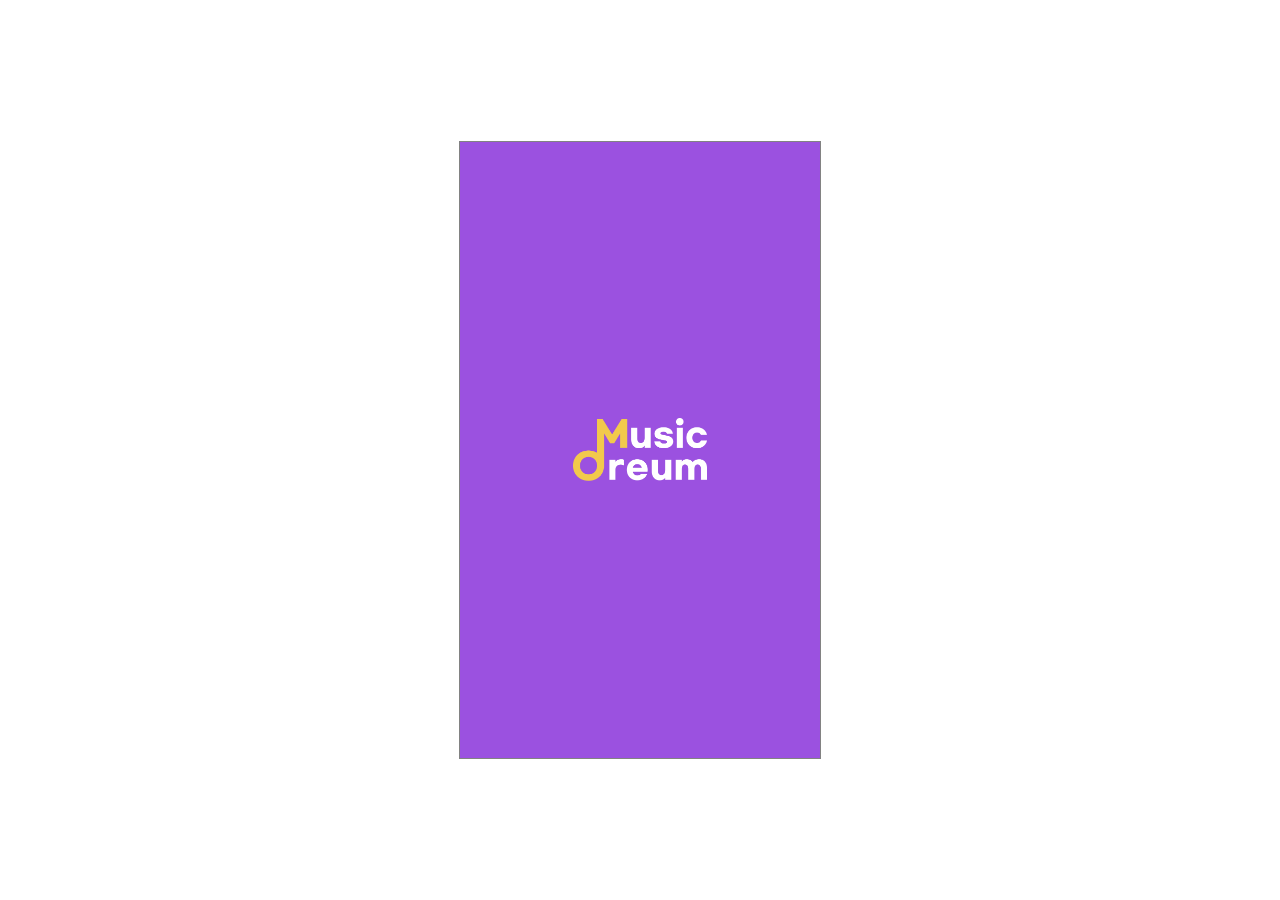
<file: play-list/index.html>
<!DOCTYPE html>
<html lang="ko">
<head>
    <meta charset="UTF-8">
    <meta http-equiv="X-UA-Compatible" content="IE=edge">
    <meta name="viewport" content="width=device-width, initial-scale=1.0">
    <title>music app</title>
    <link rel="stylesheet" href="./style/reset.css">
    <link rel="stylesheet" href="./style/style.css">
    <link rel="preconnect" href="https://fonts.googleapis.com">
    <link rel="preconnect" href="https://fonts.gstatic.com" crossorigin>
    <link href="https://fonts.googleapis.com/css2?family=Noto+Sans+KR:wght@400;700&display=swap" rel="stylesheet">
</head>
<body>
    <main class="app index">
        <h2 class="sr-only">시작화면</h2>
        <a href="main_playlist.html" class="main-logo"><img src="./image/Logo.png" alt="MUSIC OREUM"></a>
    </main>
</body>
</html>
</file>
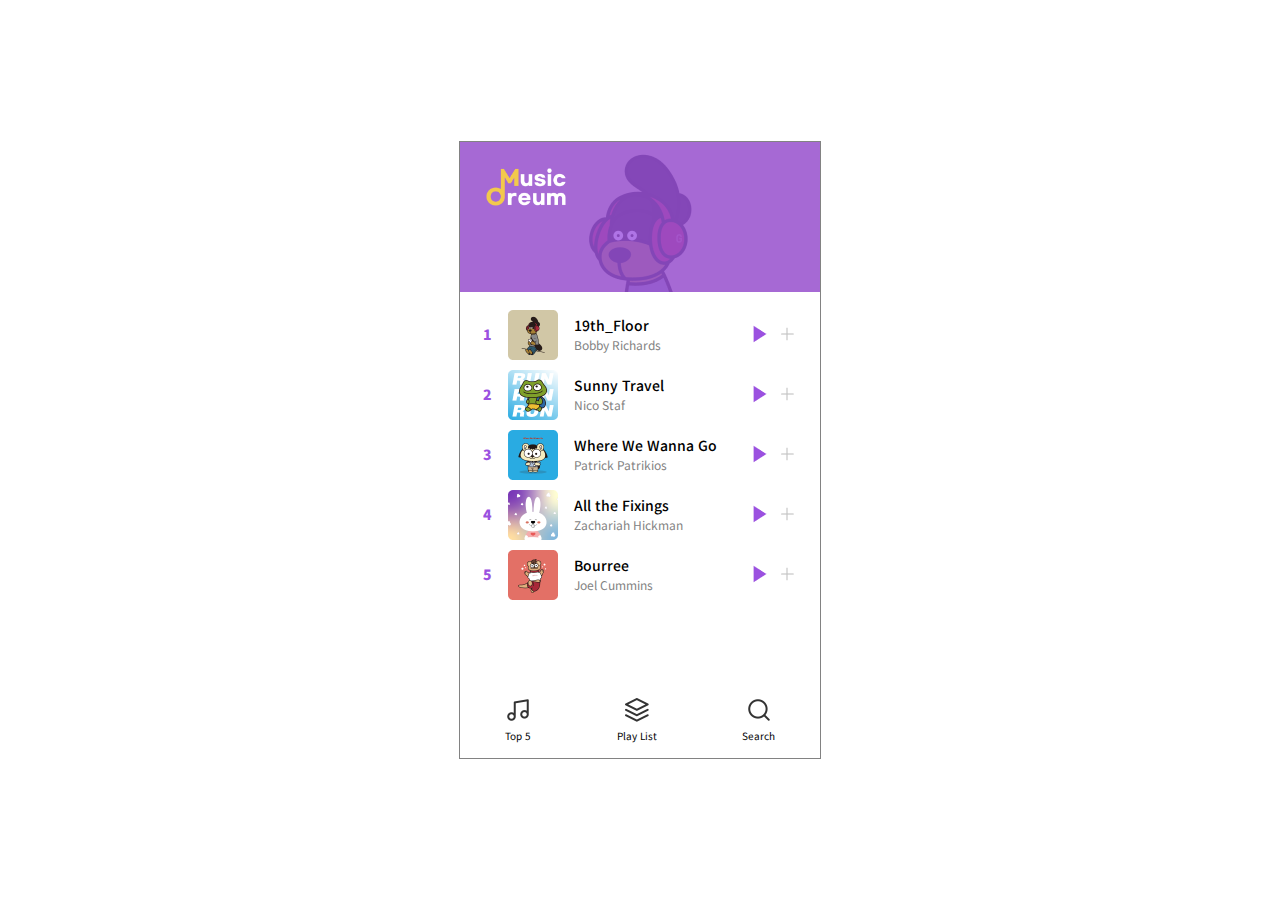
<file: play-list/main_playlist.html>
<!DOCTYPE html>
<html lang="ko">
<head>
    <meta charset="UTF-8">
    <meta http-equiv="X-UA-Compatible" content="IE=edge">
    <meta name="viewport" content="width=device-width, initial-scale=1.0">
    <title>music app_play-list</title>
    <link rel="stylesheet" href="./style/reset.css">
    <link rel="stylesheet" href="./style/style.css">
    <link rel="preconnect" href="https://fonts.googleapis.com">
    <link rel="preconnect" href="https://fonts.gstatic.com" crossorigin>
    <link href="https://fonts.googleapis.com/css2?family=Noto+Sans+KR:wght@400;700&display=swap" rel="stylesheet">
</head>
<body>
    <section class="app top-list">
        <img src="./image/Logo.png" alt="logo" class="main-logo">
        <h2 class="sr-only">TOP5 노래 리스트</h2>
        <article class="list">
            <ul class="top-play-list">
                <li class="play-list_main">
                    <h3 class="list-tit">1</h3>
                    <img src="./image/19th_floor.png" alt="앨범이미지" class="list-albumimg">
                    <ul>
                        <li class="tit-sing">
                            <p class="txt-tit">19th_Floor</p>
                            <p class="singer-tit">Bobby Richards</p>
                        </li>                     
                    </ul>
                    <div class="list-play">
                        <button type="button" class="btn-play"><img src="./image/play_on.png" alt="재생버튼"></button>
                        <button type="button" class="btn-more"><img src="./image/plus.png" alt="더보기"></button>
                    </div>
                </li>
                <li class="play-list_main">
                    <h3 class="list-tit">2</h3>
                    <img src="./image/sunny_travel.png" alt="앨범이미지" class="list-albumimg">
                    <ul>
                        <li class="tit-sing">
                            <p class="txt-tit">Sunny Travel</p>
                            <p class="singer-tit">Nico Staf</p>
                        </li>
                    </ul>
                    <div class="list-play">
                        <button type="button" class="btn-play"><img src="./image/play_on.png" alt="재생버튼"></button>
                        <button type="button" class="btn-more"><img src="./image/plus.png" alt="더보기"></button>
                    </div>
                </li>
                <li class="play-list_main">
                    <h3 class="list-tit">3</h3>
                    <img src="./image/where_we_wanna_go.png" alt="앨범이미지" class="list-albumimg">
                    <ul>
                        <li class="tit-sing">
                            <p class="txt-tit">Where We Wanna Go</p>
                            <p class="singer-tit">Patrick Patrikios</p>
                        </li>
                    </ul>
                    <div class="list-play">
                        <button type="button" class="btn-play"><img src="./image/play_on.png" alt="재생버튼"></button>
                        <button type="button" class="btn-more"><img src="./image/plus.png" alt="더보기"></button>
                    </div>
                </li>
                <li class="play-list_main">
                    <h3 class="list-tit">4</h3>
                    <img src="./image/all_the_fixings.png" alt="앨범이미지" class="list-albumimg">
                    <ul>
                        <li class="tit-sing">
                            <p class="txt-tit">All the Fixings</p>
                            <p class="singer-tit">Zachariah Hickman</p>
                        </li>
                    </ul>
                    <div class="list-play">
                        <button type="button" class="btn-play"><img src="./image/play_on.png" alt="재생버튼"></button>
                        <button type="button" class="btn-more"><img src="./image/plus.png" alt="더보기"></button>
                    </div>
                </li>
                <li class="play-list_main">
                    <h3 class="list-tit">5</h3>
                    <img src="./image/bourree.png" alt="앨범이미지" class="list-albumimg">
                    <ul>
                        <li class="tit-sing">
                            <p class="txt-tit">Bourree</p>
                            <p class="singer-tit">Joel Cummins</p>
                        </li>
                    </ul>
                    <div class="list-play">
                        <button type="button" class="btn-play"><img src="./image/play_on.png" alt="재생버튼"></button>
                        <button type="button" class="btn-more"><img src="./image/plus.png" alt="더보기"></button>
                    </div>
                </li>
            </ul>
        </article>
        <nav class="nav">
            <div class="nav-btn">
                <a href="#none" class="btn-top5"></a>
                <strong class="nav-tit">Top 5</strong>
            </div>
            <div class="nav-btn">
                <a href="my_list.html" class="btn-list"></a>
                <strong class="nav-tit">Play List</strong>
            </div>
            <div class="nav-btn">
                <a href="search.html" class="btn-search"></a>
                <strong class="nav-tit">Search</strong>
            </div>
        </nav>
    </section>
</body>
</html>
</file>
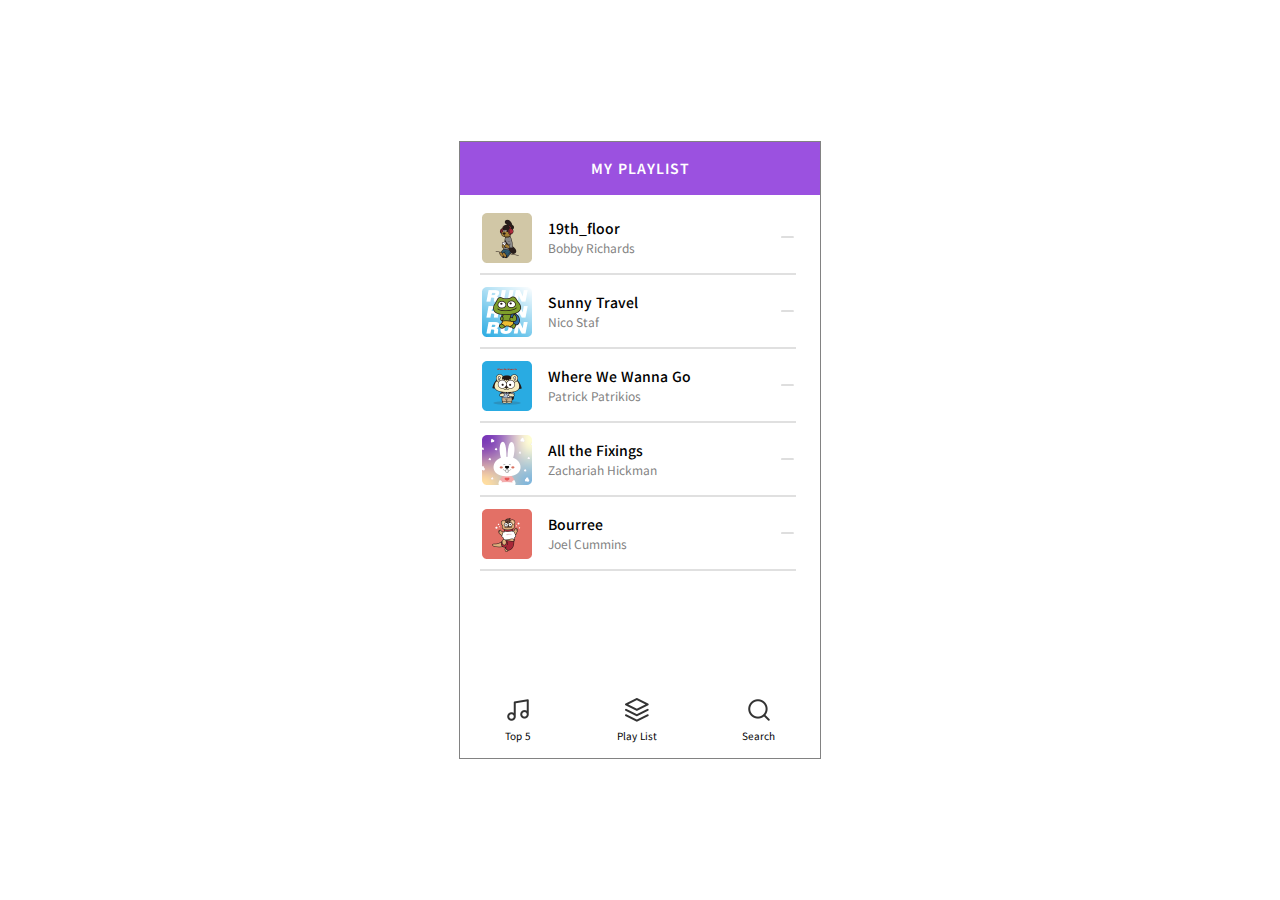
<file: play-list/my_list.html>
<!DOCTYPE html>
<html lang="ko">
<head>
    <meta charset="UTF-8">
    <meta http-equiv="X-UA-Compatible" content="IE=edge">
    <meta name="viewport" content="width=device-width, initial-scale=1.0">
    <title>music app_mylist</title>
    <link rel="stylesheet" href="./style/reset.css">
    <link rel="stylesheet" href="./style/style.css">
    <link rel="preconnect" href="https://fonts.googleapis.com">
    <link rel="preconnect" href="https://fonts.gstatic.com" crossorigin>
    <link href="https://fonts.googleapis.com/css2?family=Noto+Sans+KR:wght@400;700&display=swap" rel="stylesheet">
</head>
<body>
    <section class="app mylist">
        <div class="wrapper">
            <h2>MY PLAYLIST</h2>
        </div>
        <article class="list">
            <ul class="my-play-list">
                <li class="play-list_main">
                    <img src="./image/19th_floor.png" alt="앨범이미지" class="list-albumimg">
                    <ul>
                        <li class="tit-sing">
                            <p class="txt-tit">19th_floor</p>
                            <p class="singer-tit">Bobby Richards</p>
                        </li>
                    </ul>
                    <button type="button" class="btn-mius"><img src="./image/minu.png" alt="삭제하기 버튼"></button>
                </li>
                <li class="play-list_main">
                    <img src="./image/sunny_travel.png" alt="앨범이미지" class="list-albumimg">
                    <ul>
                        <li class="tit-sing">
                            <p class="txt-tit">Sunny Travel</p>
                            <p class="singer-tit">Nico Staf</p>
                        </li>
                    </ul>
                    <button type="button" class="btn-mius"><img src="./image/minu.png" alt="삭제하기 버튼"></button>
                </li>
                <li class="play-list_main">
                    <img src="./image/where_we_wanna_go.png" alt="앨범이미지" class="list-albumimg">
                    <ul>
                        <li class="tit-sing">
                            <p class="txt-tit">Where We Wanna Go</p>
                            <p class="singer-tit">Patrick Patrikios</p>
                        </li>
                    </ul>
                    <button type="button" class="btn-mius"><img src="./image/minu.png" alt="삭제하기 버튼"></button>
                </li>
                <li class="play-list_main">
                    <img src="./image/all_the_fixings.png" alt="앨범이미지" class="list-albumimg">
                    <ul>
                        <li class="tit-sing">
                            <p class="txt-tit">All the Fixings</p>
                            <p class="singer-tit">Zachariah Hickman</p>
                        </li>
                    </ul>
                    <button type="button" class="btn-mius"><img src="./image/minu.png" alt="삭제하기 버튼"></button>
                </li>
                <li class="play-list_main">
                    <img src="./image/bourree.png" alt="앨범이미지" class="list-albumimg">
                    <ul>
                        <li class="tit-sing">
                            <p class="txt-tit">Bourree</p>
                            <p class="singer-tit">Joel Cummins</p>
                        </li>
                    </ul>
                    <button type="button" class="btn-mius"><img src="./image/minu.png" alt="삭제하기 버튼"></button>
                </li>
            </ul>
        </article>
        <nav class="nav">
            <div class="nav-btn">
                <a href="main_playlist.html" class="btn-top5"></a>
                <strong class="nav-tit">Top 5</strong>
            </div>
            <div class="nav-btn">
                <a href="#none" class="btn-list"></a>
                <strong class="nav-tit">Play List</strong>
            </div>
            <div class="nav-btn">
                <a href="search.html" class="btn-search"></a>
                <strong class="nav-tit">Search</strong>
            </div>
        </nav>
    </section>
</body>
</html>
</file>
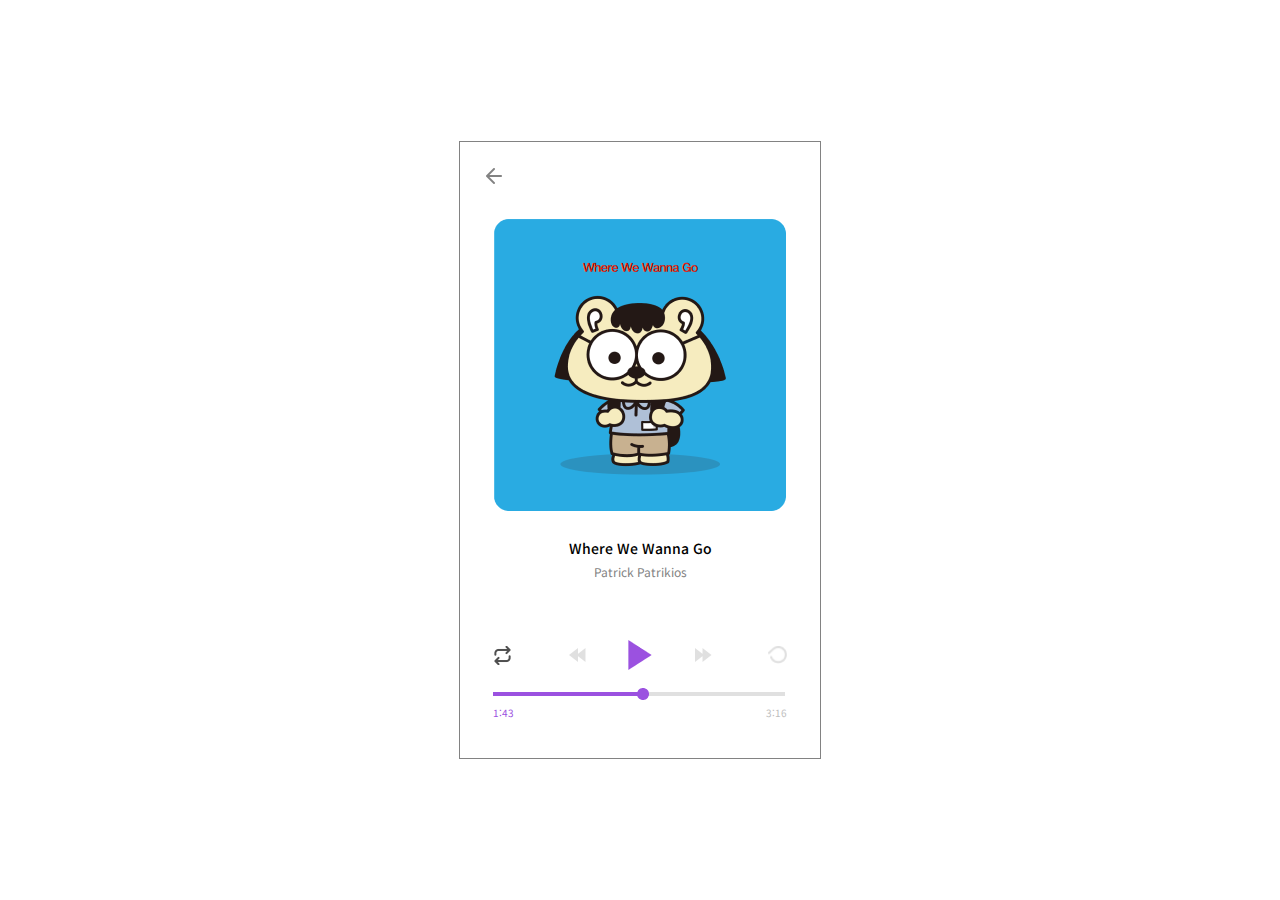
<file: play-list/play-screen.html>
<!DOCTYPE html>
<html lang="ko">
<head>
    <meta charset="UTF-8">
    <meta http-equiv="X-UA-Compatible" content="IE=edge">
    <meta name="viewport" content="width=device-width, initial-scale=1.0">
    <title>music app_play-screen</title>
    <link rel="stylesheet" href="./style/reset.css">
    <link rel="stylesheet" href="./style/style.css">
    <link rel="preconnect" href="https://fonts.googleapis.com">
    <link rel="preconnect" href="https://fonts.gstatic.com" crossorigin>
    <link href="https://fonts.googleapis.com/css2?family=Noto+Sans+KR:wght@400;700&display=swap" rel="stylesheet">
</head>
<body>
    <section class="app play-screen">
        <div class="wrapper">
            <h2 class="sr-only">Where We Wanna Go play 화면</h2>
        </div>
        <nav class="back-btn">
            <a href="main_playlist.html"><img src="./image/arrow-left.png" alt="뒤로가기"></a>
        </nav>
        <article class="more_sing">
            <ul class="more-list">
                <li class="more-img">
                    <img src="./image/sing_main.png" alt="앨범 큰이미지">
                </li>
                <li>
                    <p class="txt-tit">Where We Wanna Go</p>
                </li>
                <li>
                    <p class="singer">Patrick Patrikios</p> 
                </li>
            </ul>
        </article>
        <article class="more_play">
            <div class="play-manu">
                <button type="button" class="repeat-btn"><img src="./image/repeat.png" alt="전체반복 버튼"></button>
                <div class="play-valu">
                    <button type="button" class="forward-btn"><img src="./image/forward-left.png" alt="이전노래 버튼"></button>
                    <button type="button" class="play-btn"><img src="./image/play_xl.png" alt="재생 버튼"></button>
                    <button type="button" class="backward-btn"><img src="./image/forward-right.png" alt="다음노래 버튼"></button>
                </div>
                <button type="button" class="return-btn"><img src="./image/back.png" alt="한곡 반복 버튼"></button>
            </div>
            <button><img src="./image/music_Bar.png" alt="노래재생바" class="play-bar"></button>
            <div class="play-time">
                <span class="time-left">1:43</span>
                <span class="time-right">3:16</span>
            </div>
        </article>
    </section>
</body>
</html>
</file>
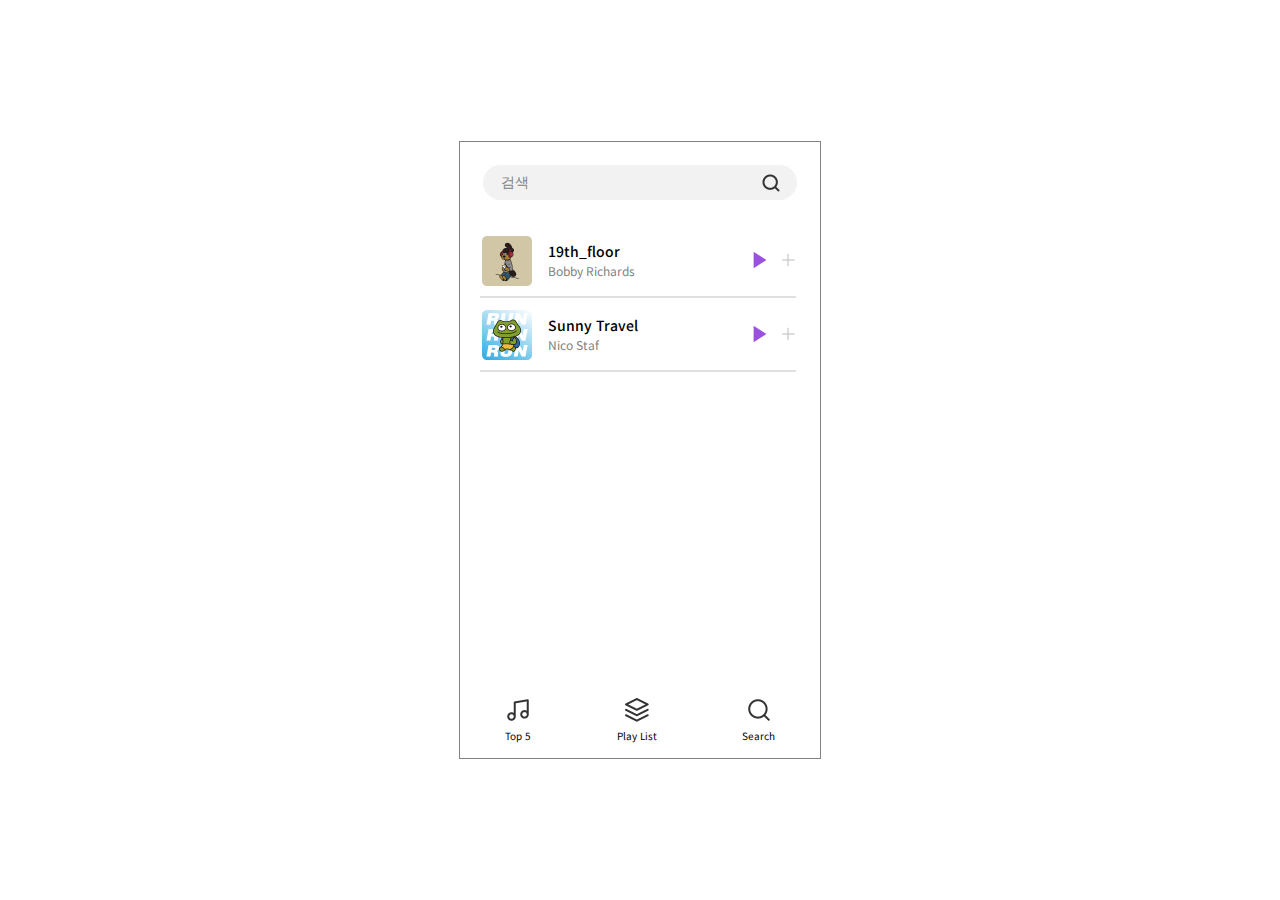
<file: play-list/search.html>
<!DOCTYPE html>
<html lang="ko">
<head>
    <meta charset="UTF-8">
    <meta http-equiv="X-UA-Compatible" content="IE=edge">
    <meta name="viewport" content="width=device-width, initial-scale=1.0">
    <title>music app_search</title>
    <link rel="stylesheet" href="./style/reset.css">
    <link rel="stylesheet" href="./style/style.css">
    <link rel="preconnect" href="https://fonts.googleapis.com">
    <link rel="preconnect" href="https://fonts.gstatic.com" crossorigin>
    <link href="https://fonts.googleapis.com/css2?family=Noto+Sans+KR:wght@400;700&display=swap" rel="stylesheet">
</head>
<body>
    <section class="app search">
        <h2 class="sr-only">노래 검색</h2>
        <div class="wrapper">
            <label for="search" class="sr-only"></label>
            <input type="text" placeholder="검색" id="search">
            <button type="button"></button>
        </div>
        <article class="list">
            <ul class="top-play-list">
                <li class="play-list_main">
                    <img src="./image/19th_floor.png" alt="앨범이미지" class="list-albumimg">
                    <ul>
                        <li class="tit-sing">
                            <p class="txt-tit">19th_floor</p>
                            <p class="singer-tit">Bobby Richards</p>
                        </li>
                    </ul>
                    <div class="list-play">
                        <button type="button"><img src="./image/play_on.png" alt="재생버튼"></button>
                        <button type="button"><img src="./image/plus.png" alt="더보기"></button>
                    </div>
                </li>
                <li class="play-list_main">
                    <img src="./image/sunny_travel.png" alt="앨범이미지" class="list-albumimg">
                    <ul>
                        <li class="tit-sing">
                            <p class="txt-tit">Sunny Travel</p>
                            <p class="singer-tit">Nico Staf</p>
                        </li>
                    </ul>
                    <div class="list-play">
                        <button type="button"><img src="./image/play_on.png" alt="재생버튼"></button>
                        <button type="button"><img src="./image/plus.png" alt="더보기"></button>
                    </div>
                </li>
            </ul>
        </article>
        <nav class="nav">
            <div class="nav-btn">
                <a href="main_playlist.html" class="btn-top5"></a>
                <strong class="nav-tit">Top 5</strong>
            </div>
            <div class="nav-btn">
                <a href="my_list.html" class="btn-list"></a>
                <strong class="nav-tit">Play List</strong>
            </div>
            <div class="nav-btn">
                <a href="#none" class="btn-search"></a>
                <strong class="nav-tit">Search</strong>
            </div>
        </nav>
    </section>
</body>
</html>
</file>
<file: play-list/style/style.css>
button {
    border: none;
    background: none;
    cursor: pointer;
    padding: 0;
}

a {
    background: none;
    cursor: pointer;
}


/* ir */
.sr-only {
    position: absolute;
    left: -9999px;
    top: auto;
    width: 1px;
    height: 1px;
    overflow: hidden;
}

/* index.html */
.app,
.main-logo {
    position: absolute;
    top: 50%;
    left: 50%;
    transform: translate(-50%, -50%);
}
.app {
    font-family: 'Noto Sans KR', sans-serif;
    width: 100%;
    max-width: 360px;
    height: 616px;
    border: 1px solid #828282;
}
.app.index {
    background: #9B51E0;
}
.main-logo img {
    width: 134px;
    height: 63px;
    cursor: pointer;
}

/* main play-list */

.top-list .main-logo {
    width: 79px;
    height: 37px;
    position: absolute;
    top: 45px;
    left: 66px;
}

.top-list .list {
    background: url(../image/top5list_wrapper.png) top left / 360px 150px no-repeat;
    padding-top: 18px;
}

.top-list .list .top-play-list {
    margin-top: 150px;
}

.top-list .list li + li  {
    margin-top: 10px;
}

.list .play-list_main {
    align-items: center;
    overflow: hidden;
    padding: 0 23px;
}

.play-list_main .list-tit {
    float: left;
    font-weight: 900;
    font-size: 14px;
    color: #9B51E0;
    margin: 17px 16px 0 0;
}
.play-list_main .list-albumimg {
    width: 50px;
    float: left;
    margin: 0 16px;
}

.play-list_main .tit-sing {
    float: left;
    margin-top: 5px;
}

.play-list_main .tit-sing .txt-tit {
    font-size: 14px;
    font-weight: 500;
    line-height: 21px;
}
.play-list_main .tit-sing .singer-tit {
    font-size: 12px;
    line-height: 18px;
    color: #828282;
}

.play-list_main .list-play {
    float: right;
    margin-top: 14px;
    display: flex;
    align-items: center;
}

.play-list_main .list-play .btn-play {
    padding: 0;
    width: 13px;
    height: 18px;
    margin-right: 14px;
}

.play-list_main .list-play a, 
.play-list_main .list-play .btn-more{
    width: 20px;
    height: 20px;
}

.play-list_main .list-play .btn-more {
    padding: 0;
}


/* nav */
.app .nav {
    position: fixed;
    display: flex;
    justify-content: space-between;
    align-items: center;
    bottom: 17px;
    left: 45px;
    right: 45px;
}

.nav .btn-top5::before,
.nav .btn-list::before,
.nav .btn-search::before {
    content: '';
    display: block;
    width: 26px;
    height: 26px;
}

.nav .btn-top5::before {
    background: url(../image/music_b.png) 26px 26px / contain;
}
.nav .btn-list::before {
    background: url(../image/layerb.png) 26px 26px / contain;
}
.nav .btn-search::before {
    background: url(../image/search_b-.png) 26px 26px / contain;
}

.nav .btn-top5:hover::before {
    background: url(../image/music_v.png) 26px 26px / contain;
}

.nav .btn-list:hover::before {
    background: url(../image/layers_v.png) 26px 26px / contain;
}

.nav .btn-search:hover::before {
    background: url(../image/search_v.png) 26px 26px / contain;
}

.nav .nav-btn {
    display: flex;
    flex-direction: column;
    align-items: center;
}

.nav .nav-btn:nth-child(2) {
    margin-left: 1px;
}

.nav .nav-btn .nav-tit {
    display: inline-block;
    margin-top: 8px;
    font-size: 10px;
}

.nav .nav-btn:hover {
    color: #9B51E0;
}

/* my_list.html */

.mylist .wrapper {
    background-color:#9B51E0;
    margin-bottom: 6px; 
}

.mylist .wrapper h2 {
    padding: 16px 0;
    color: #fff;
    text-align: center;
    font-weight: 600;
    font-size: 14px;
    line-height: 21px;
    letter-spacing: 1px;
}

.mylist .play-list_main,
.search .top-play-list .play-list_main {
    position: relative;
    box-sizing: border-box;
    padding: 12px 22px;
}

.mylist .play-list_main::after,
.search .top-play-list .play-list_main::after {
    position: absolute;
    content: '';
    height: 1px;
    width: 100%;
    max-width: 316px;
    bottom: 0;
    left: 20px;
    margin-top: 50px;
    box-sizing: border-box;
    border: 1px solid #E0E0E0;
}

.mylist .play-list_main img {
    position: relative;
    margin-left: 0;
}

.mylist .play-list_main .btn-mius {
    position: absolute;
    right: 26px;
    top: 25px;
}

/* search.html */
.search .wrapper {
    margin: 23px;
    width: 314px;
    position: relative;
    height: 36px;
}

.search .wrapper input {
    width: 100%;
    padding: 10px 8px 10px 18px;
    background: #F2F2F2;
    border-radius: 35px;
    border: none;
    box-sizing: border-box;
}

.search .wrapper input:hover,
.search .wrapper input:focus {
    border: 2px solid #9B51E0;
    outline: none;
    box-sizing: border-box;
}

.search .wrapper input::placeholder {
    font-size: 14px;
    line-height: 16px;
    color: #828282;
}

.search .wrapper button {
    background: url(../image/search_b-sm.png) center right / contain no-repeat;
}

.search .wrapper button,
.search .wrapper button:focus {
    width: 20px;
    height: 20px;
    position: absolute;
    padding: 0;
    top: 8px;
    right: 16px;
}

.search .wrapper button:focus {
    background: url(../image/search_v.png) center right / contain no-repeat;
}

.top-play-list .play-list_main img {
    margin-left: 0;
}

.play-list_main .list-play button:nth-child(1) {
    margin-right: 11px;
}

/* play-screen */
.play-screen .back-btn {
    margin: 22px 0 0 22px;
}

.play-screen .back-btn img {
    width: 24px;
} 

.more_sing .more-list {
    text-align: center;
    margin-bottom: 59px;
}

.more-list .more-img img {
    width: 292px;
    margin: 30px 34px 26px;
}      

.more-list .txt-tit{
    font-weight: 500;
    font-size: 14px;
    line-height: 21px;
}

.more-list .singer{
    font-size: 12px;
    line-height: 18px;
    color: #828282;
    margin-top: 4px;
}

.play-screen .more_play {
    padding: 0 33px 38px;
}

.more_play .play-manu {
    display: flex;
    justify-content: space-between;
    align-items: center;
    margin-bottom: 12px;
}

.play-manu .repeat-btn img, 
.play-manu .return-btn img {
    width: 19px;
    animation: back
}

.play-manu .play-valu {
    display: flex;
}

.play-valu .play-btn {
    margin: 0 39px;
}

.play-valu .forward-btn img,
.play-valu .backward-btn img {
    width: 24px;
}

.play-valu .play-btn img {
    width: 24px;
    height: 30px;
}

.more_play .play-time {
    margin-top: 2px;
    font-size: 10px;
    line-height: 15px;
}

.more_play .play-time .time-left {
    color: #9B51E0;
    float: left;
}

.more_play .play-time .time-right {
    color: #bdbdbd;
    float: right;
}
</file>
